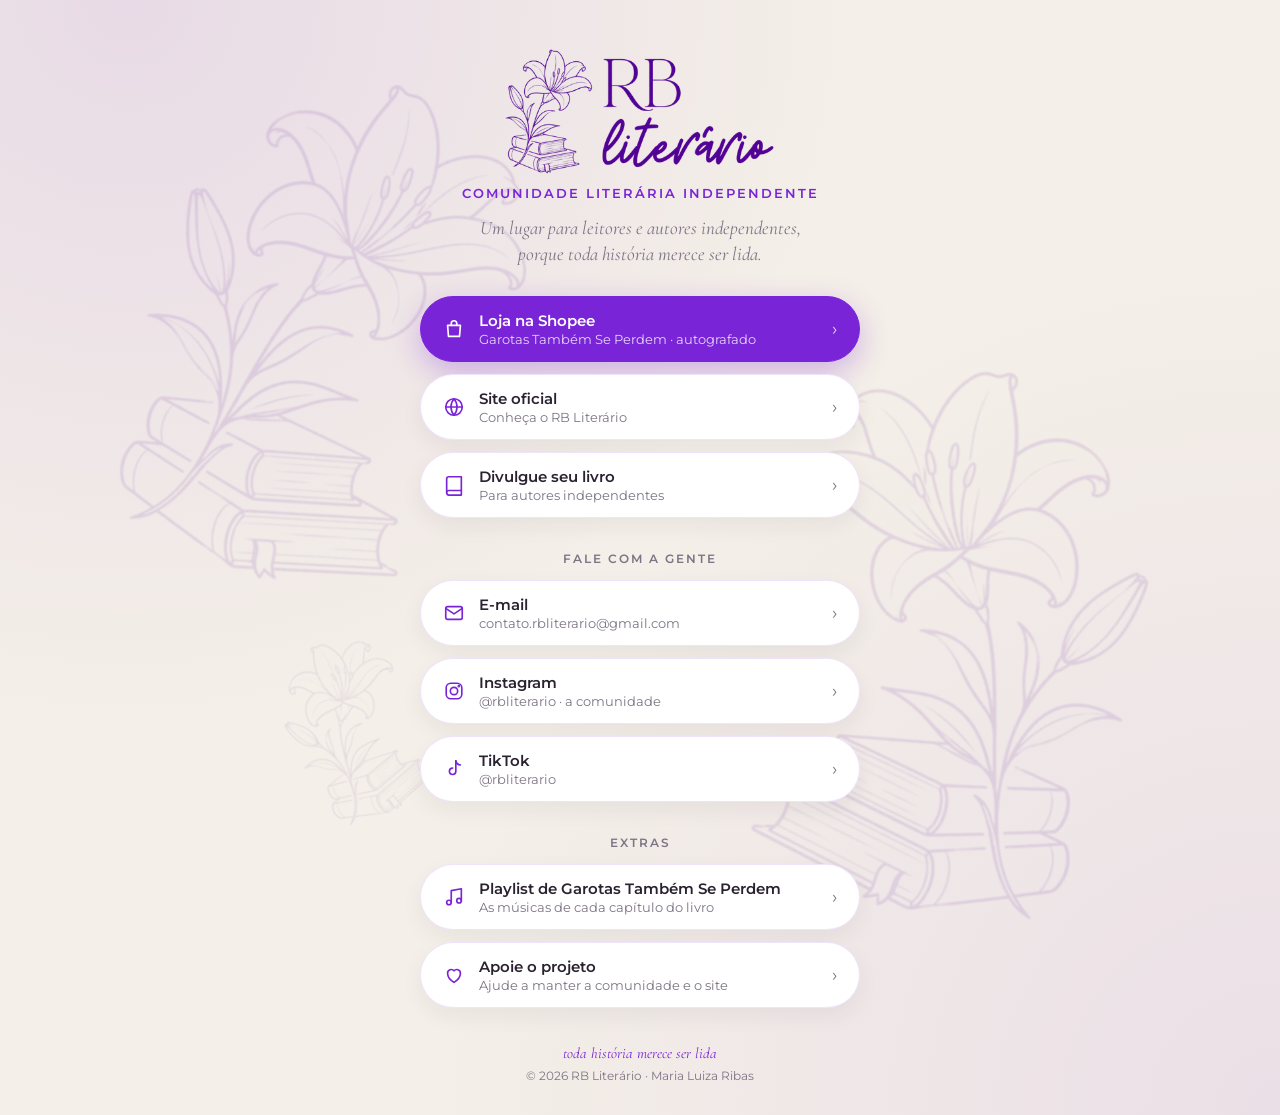
<file: index.html>
<!DOCTYPE html>
<html lang="pt-BR">
<head>
  <meta charset="UTF-8">
  <meta name="viewport" content="width=device-width, initial-scale=1.0">
  <title>RB Literário | Links</title>
  <meta name="description" content="RB Literário — comunidade literária independente. Todos os links em um só lugar.">
  <meta property="og:title" content="RB Literário">
  <meta property="og:description" content="Comunidade literária independente. Livros, leitores e autores independentes.">
  <meta property="og:image" content="https://www.rbliterario.com.br/img/logo.png">
  <link rel="icon" href="https://www.rbliterario.com.br/img/Icon.png">
  <link rel="preconnect" href="https://fonts.googleapis.com">
  <link rel="preconnect" href="https://fonts.gstatic.com" crossorigin>
  <link href="https://fonts.googleapis.com/css2?family=Cormorant+Garamond:ital,wght@0,500;0,600;1,500&family=Montserrat:wght@400;500;600&display=swap" rel="stylesheet">
  <style>
    :root {
      --bg: #f4efe8;
      --card: #ffffff;
      --ink: #2a2230;
      --muted: #7d7485;
      --accent: #7a24d8;
      --accent-ink: #ffffff;
      --line: rgba(122, 36, 216, 0.12);
      --shadow: 0 8px 22px rgba(42, 34, 48, 0.06);
      --lily: url("[data-uri]");
    }
    * { box-sizing: border-box; margin: 0; padding: 0; }
    html, body { overflow-x: hidden; max-width: 100%; }
    @supports (overflow: clip) { html, body { overflow-x: clip; } }
    body {
      min-height: 100vh;
      background:
        radial-gradient(circle at 10% 0%, rgba(122, 36, 216, 0.10) 0, transparent 45%),
        radial-gradient(circle at 100% 100%, rgba(122, 36, 216, 0.08) 0, transparent 50%),
        var(--bg);
      color: var(--ink);
      font-family: "Montserrat", system-ui, sans-serif;
      display: flex;
      justify-content: center;
      padding: 48px 16px 32px;
    }
    main { width: 100%; max-width: 440px; text-align: center; position: relative; z-index: 1; }

    /* lírios de fundo, bem clarinhos */
    .bg { position: fixed; inset: 0; overflow: hidden; pointer-events: none; z-index: 0; }
    .bg::before, .bg::after {
      content: "";
      position: fixed;
      background: var(--lily) no-repeat center / contain;
      opacity: 0.11;
      pointer-events: none;
      z-index: 0;
    }
    .bg::before { width: 300px; height: 300px; top: -55px; left: -105px; transform: rotate(14deg); }
    .bg::after  { width: 340px; height: 340px; bottom: -40px; right: -110px; transform: rotate(16deg) scaleX(-1); }
    .lily-mid {
      position: absolute; width: 200px; height: 200px; top: 38%; right: -60px;
      background: var(--lily) no-repeat center / contain;
      opacity: 0.09; transform: rotate(-30deg); pointer-events: none; z-index: 0;
    }
    @media (min-width: 900px) {
      .bg::before { width: 560px; height: 560px; left: 4%; top: 6%; }
      .bg::after  { width: 600px; height: 600px; right: 3%; bottom: -40px; }
      .lily-mid { left: 20%; right: auto; top: auto; bottom: 8%; }
    }

    .brandlogo { margin: 0 auto 10px; }
    .brandlogo img { display: block; width: 270px; max-width: 78%; height: auto; margin: 0 auto; }
    .avatar {
      width: 132px; height: 132px;
      margin: 0 auto 18px;
      border-radius: 50%;
      background: var(--card);
      border: 3px solid var(--card);
      box-shadow: 0 0 0 1px var(--line), var(--shadow);
      overflow: hidden;
      display: grid; place-items: center;
    }
    .avatar img { width: 100%; height: 100%; object-fit: cover; }
    .avatar .mono {
      font-family: "Cormorant Garamond", serif;
      font-size: 44px; font-weight: 600; color: var(--accent);
    }

    h1 {
      font-family: "Cormorant Garamond", serif;
      font-size: 36px; font-weight: 600;
      letter-spacing: .5px;
    }
    .tag {
      margin-top: 8px;
      font-size: 13px; letter-spacing: 2px; text-transform: uppercase;
      color: var(--accent); font-weight: 600;
    }
    .bio {
      margin: 14px auto 0;
      max-width: 340px;
      font-family: "Cormorant Garamond", serif;
      font-style: italic;
      font-size: 19px; line-height: 1.35;
      color: var(--muted);
    }

    .links { margin-top: 30px; display: flex; flex-direction: column; gap: 12px; }
    .link {
      display: flex; align-items: center; gap: 14px;
      padding: 14px 22px;
      background: var(--card);
      border: 1px solid var(--line);
      border-radius: 40px;
      color: var(--ink); text-decoration: none;
      text-align: left;
      box-shadow: var(--shadow);
      transition: transform .15s ease, border-color .15s ease, box-shadow .15s ease;
    }
    .link:hover, .link:focus-visible {
      transform: translateY(-2px);
      border-color: var(--accent);
      box-shadow: 0 10px 26px rgba(122, 36, 216, 0.18);
      outline: none;
    }
    .link svg { flex: none; width: 22px; height: 22px; stroke: var(--accent); }
    .link .txt { flex: 1; min-width: 0; }
    .link strong { display: block; font-weight: 600; font-size: 15px; }
    .link small { display: block; color: var(--muted); font-size: 12.5px; margin-top: 2px; }
    .link .arrow { flex: none; color: var(--muted); font-size: 18px; }

    .link.featured { background: var(--accent); border-color: var(--accent); color: var(--accent-ink); box-shadow: 0 10px 30px rgba(122, 36, 216, 0.3); }
    .link.featured svg { stroke: var(--accent-ink); }
    .link.featured small, .link.featured .arrow { color: #e6d4fa; }

    .section {
      margin: 22px 0 2px;
      font-size: 11.5px; letter-spacing: 2px; text-transform: uppercase;
      color: var(--muted); font-weight: 600;
    }

    footer { margin-top: 36px; font-size: 12px; color: var(--muted); }
    footer span { font-family: "Cormorant Garamond", serif; font-style: italic; font-size: 15px; display: block; margin-bottom: 6px; color: var(--accent); }
  </style>
</head>
<body>
  <div class="bg" aria-hidden="true"><div class="lily-mid"></div></div>
  <main>
    <h1 class="brandlogo"><img src="[data-uri]" alt="RB Literário"></h1>
    <p class="tag">Comunidade literária independente</p>
    <p class="bio">Um lugar para leitores e autores independentes, porque toda história merece ser lida.</p>

    <nav class="links">
      <a class="link featured" href="https://shopee.com.br/Garotas-Tamb%C3%A9m-Se-Perdem-%28Autografado%29-%E2%80%93-Livro-de-Poesias-Maria-Luiza-Ribas-i.864745262.58218100768" target="_blank" rel="noopener">
        <svg viewBox="0 0 24 24" fill="none" stroke-width="1.8" stroke-linecap="round" stroke-linejoin="round"><path d="M5 8h14l-1 12H6L5 8z"/><path d="M9 8V6a3 3 0 0 1 6 0v2"/></svg>
        <span class="txt"><strong>Loja na Shopee</strong><small>Garotas Também Se Perdem · autografado</small></span>
        <span class="arrow">›</span>
      </a>

      <a class="link" href="site.html">
        <svg viewBox="0 0 24 24" fill="none" stroke-width="1.8" stroke-linecap="round" stroke-linejoin="round"><circle cx="12" cy="12" r="9"/><path d="M3 12h18"/><path d="M12 3a14 14 0 0 1 0 18a14 14 0 0 1 0-18z"/></svg>
        <span class="txt"><strong>Site oficial</strong><small>Conheça o RB Literário</small></span>
        <span class="arrow">›</span>
      </a>

      <a class="link" href="site.html#participe">
        <svg viewBox="0 0 24 24" fill="none" stroke-width="1.8" stroke-linecap="round" stroke-linejoin="round"><path d="M4 5.5A2.5 2.5 0 0 1 6.5 3H20v15H6.5A2.5 2.5 0 0 0 4 20.5z"/><path d="M4 20.5A2.5 2.5 0 0 0 6.5 23H20v-5"/></svg>
        <span class="txt"><strong>Divulgue seu livro</strong><small>Para autores independentes</small></span>
        <span class="arrow">›</span>
      </a>

      <p class="section">Fale com a gente</p>

      <a class="link" href="mailto:contato.rbliterario@gmail.com">
        <svg viewBox="0 0 24 24" fill="none" stroke-width="1.8" stroke-linecap="round" stroke-linejoin="round"><rect x="3" y="5" width="18" height="14" rx="2"/><path d="M3 7l9 6 9-6"/></svg>
        <span class="txt"><strong>E-mail</strong><small>contato.rbliterario@gmail.com</small></span>
        <span class="arrow">›</span>
      </a>

      <a class="link" href="https://www.instagram.com/rbliterario" target="_blank" rel="noopener">
        <svg viewBox="0 0 24 24" fill="none" stroke-width="1.8" stroke-linecap="round" stroke-linejoin="round"><rect x="3.5" y="3.5" width="17" height="17" rx="5"/><circle cx="12" cy="12" r="4"/><circle cx="17.2" cy="6.8" r=".6"/></svg>
        <span class="txt"><strong>Instagram</strong><small>@rbliterario · a comunidade</small></span>
        <span class="arrow">›</span>
      </a>

      <a class="link" href="https://www.tiktok.com/@rbliterario" target="_blank" rel="noopener">
        <svg viewBox="0 0 24 24" fill="none" stroke-width="1.8" stroke-linecap="round" stroke-linejoin="round"><path d="M14 3v11.5a3.5 3.5 0 1 1-3.5-3.5"/><path d="M14 3c.5 2.6 2.4 4.4 5 4.6"/></svg>
        <span class="txt"><strong>TikTok</strong><small>@rbliterario</small></span>
        <span class="arrow">›</span>
      </a>

      <p class="section">Extras</p>

      <a class="link" href="https://open.spotify.com/playlist/5yF9Hea7boRkSgJHb0w9vC" target="_blank" rel="noopener">
        <svg viewBox="0 0 24 24" fill="none" stroke-width="1.8" stroke-linecap="round" stroke-linejoin="round"><path d="M9 18V5l11-2v13"/><circle cx="6.5" cy="18" r="2.5"/><circle cx="17.5" cy="16" r="2.5"/></svg>
        <span class="txt"><strong>Playlist de Garotas Também Se Perdem</strong><small>As músicas de cada capítulo do livro</small></span>
        <span class="arrow">›</span>
      </a>

      <a class="link" href="apoie.html">
        <svg viewBox="0 0 24 24" fill="none" stroke-width="1.8" stroke-linecap="round" stroke-linejoin="round"><path d="M12 20s-7-4.4-7-10a4 4 0 0 1 7-2.6A4 4 0 0 1 19 10c0 5.6-7 10-7 10z"/></svg>
        <span class="txt"><strong>Apoie o projeto</strong><small>Ajude a manter a comunidade e o site</small></span>
        <span class="arrow">›</span>
      </a>
    </nav>

    <footer>
      <span>toda história merece ser lida</span>
      © 2026 RB Literário · Maria Luiza Ribas
    </footer>
  </main>
</body>
</html>
</file>
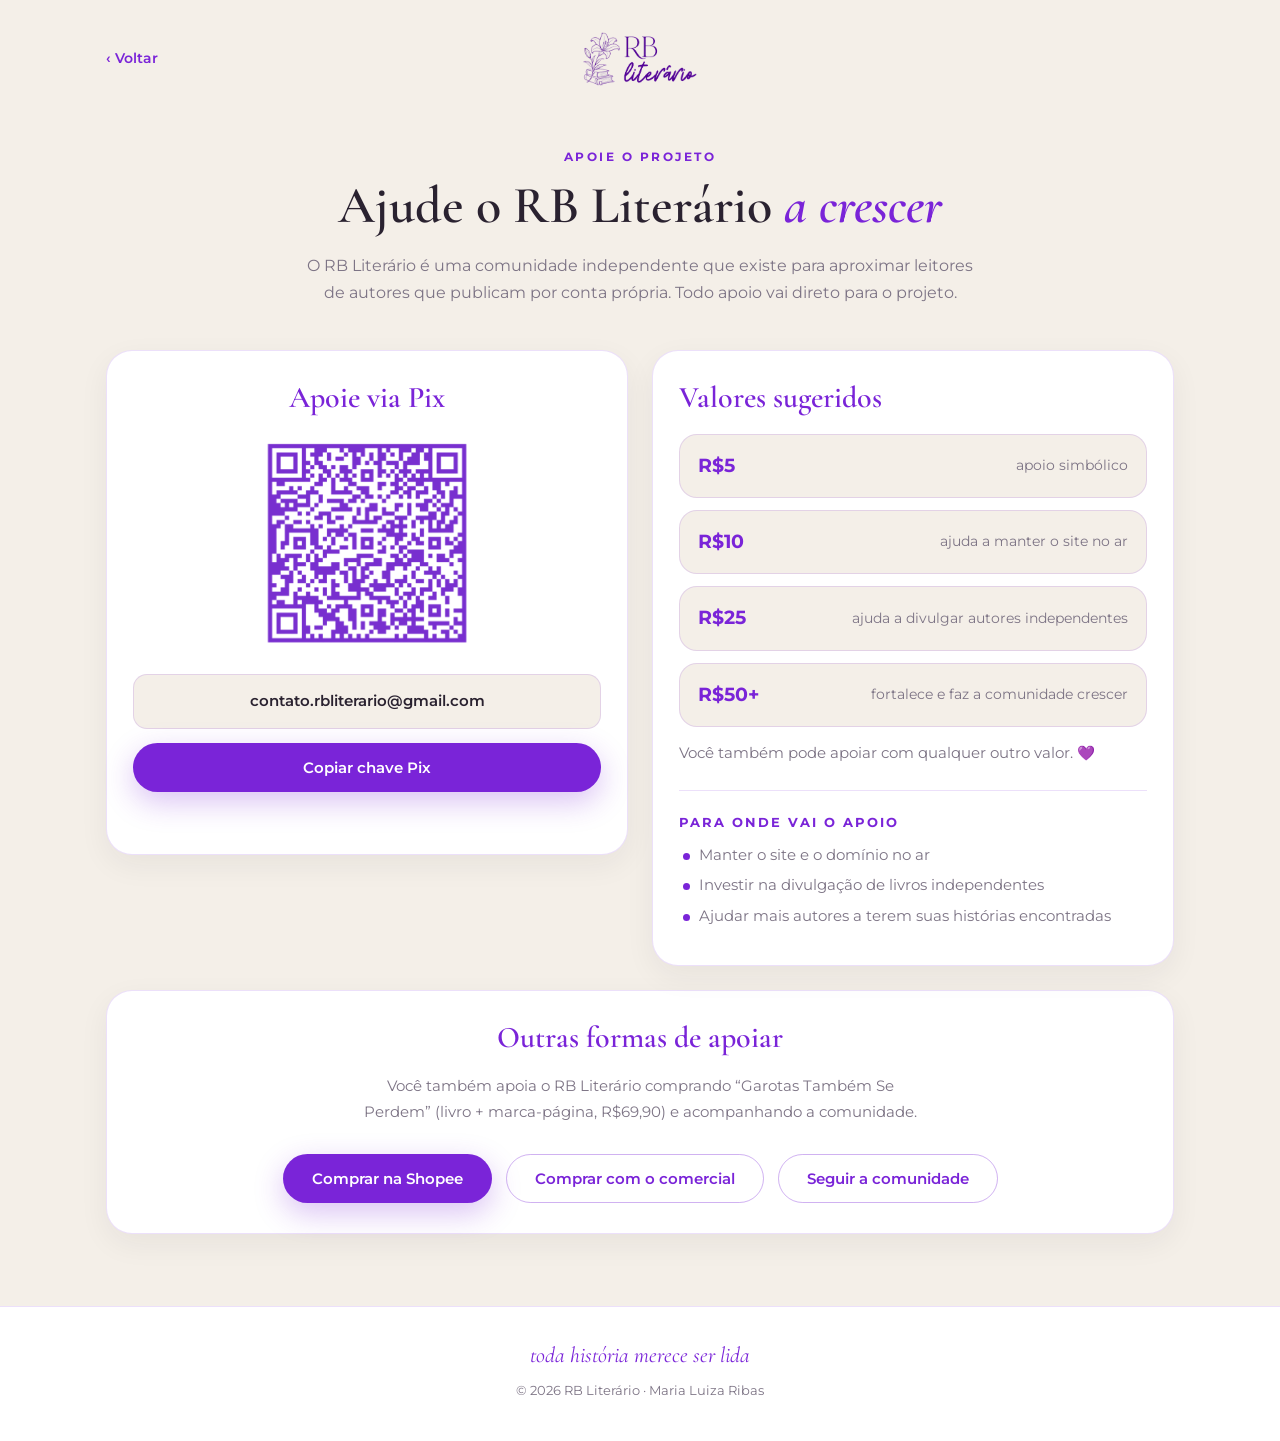
<file: apoie.html>
<!DOCTYPE html>
<html lang="pt-BR">
<head>
  <meta charset="UTF-8">
  <meta name="viewport" content="width=device-width, initial-scale=1.0">
  <title>Apoie o RB Literário</title>
  <meta name="description" content="Apoie o RB Literário via Pix e ajude a manter o site e a divulgação de autores independentes.">
  <meta property="og:title" content="RB Literário">
  <meta property="og:description" content="Comunidade que divulga livros de autores independentes. Envie seu livro ou frases para divulgação.">
  <meta property="og:image" content="https://www.rbliterario.com.br/img/logo.png">
  <link rel="icon" href="https://www.rbliterario.com.br/img/Icon.png">
  <link rel="preconnect" href="https://fonts.googleapis.com">
  <link rel="preconnect" href="https://fonts.gstatic.com" crossorigin>
  <link href="https://fonts.googleapis.com/css2?family=Cormorant+Garamond:ital,wght@0,500;0,600;0,700;1,500;1,600&family=Montserrat:wght@400;500;600;700&display=swap" rel="stylesheet">
  <style>
    :root {
      --bg: #f4efe8;
      --bg-soft: #efe8f8;
      --card: #ffffff;
      --ink: #2a2230;
      --muted: #7d7485;
      --accent: #7a24d8;
      --accent-dark: #5e16ad;
      --accent-ink: #ffffff;
      --line: rgba(122, 36, 216, 0.14);
      --shadow: 0 10px 30px rgba(42, 34, 48, 0.06);
      --lily: url("[data-uri]");
    }
    * { box-sizing: border-box; margin: 0; padding: 0; }
    html { scroll-behavior: smooth; scroll-padding-top: 80px; }
    body {
      background: var(--bg);
      color: var(--ink);
      font-family: "Montserrat", system-ui, sans-serif;
      line-height: 1.7;
      overflow-x: hidden;
    }
    img { max-width: 100%; display: block; }
    a { color: inherit; }

    .serif { font-family: "Cormorant Garamond", serif; }
    .container { width: 100%; max-width: 1100px; margin: 0 auto; padding: 0 16px; }

    /* ---------- topo ---------- */
    header {
      position: fixed; inset: 0 0 auto 0; z-index: 50;
      background: rgba(244, 239, 232, 0.82);
      backdrop-filter: blur(14px);
      -webkit-backdrop-filter: blur(14px);
      border-bottom: 1px solid var(--line);
    }
    .nav { display: flex; align-items: center; justify-content: space-between; height: 72px; }
    .brand { display: flex; align-items: center; gap: 10px; text-decoration: none; }
    .brand img { height: 46px; width: auto; }
    .brand span { font-family: "Cormorant Garamond", serif; font-size: 22px; font-weight: 700; color: var(--accent); }
    .menu { display: flex; gap: 26px; align-items: center; }
    .menu a { text-decoration: none; font-size: 14px; font-weight: 500; }
    .menu a:hover { color: var(--accent); }
    .menu .pill {
      background: var(--accent); color: var(--accent-ink);
      padding: 9px 18px; border-radius: 40px; font-weight: 600;
    }
    .menu .pill:hover { color: var(--accent-ink); background: var(--accent-dark); }
    .toggle { display: none; background: none; border: 0; cursor: pointer; padding: 8px; }
    .toggle span { display: block; width: 26px; height: 2.5px; background: var(--accent); border-radius: 4px; margin: 5px 0; transition: .3s; }

    /* ---------- base de seção ---------- */
    section { position: relative; padding: 96px 0; }
    .eyebrow {
      display: inline-block;
      font-size: 12px; font-weight: 700; letter-spacing: 2.5px; text-transform: uppercase;
      color: var(--accent);
      margin-bottom: 12px;
    }
    h2.title {
      font-family: "Cormorant Garamond", serif;
      font-size: clamp(34px, 5vw, 52px);
      line-height: 1.05; font-weight: 600;
      margin-bottom: 18px;
    }
    h2.title em { color: var(--accent); }
    .lead { color: var(--muted); font-size: 16px; max-width: 680px; }
    .center { text-align: center; }
    .center .lead { margin: 0 auto; }

    .btn {
      display: inline-flex; align-items: center; justify-content: center; gap: 8px;
      padding: 14px 28px; border-radius: 40px;
      font: 600 15px "Montserrat", sans-serif;
      text-decoration: none; cursor: pointer; border: 1px solid transparent;
      transition: transform .15s ease, background .15s ease;
    }
    .btn:hover { transform: translateY(-2px); }
    .btn-primary { background: var(--accent); color: var(--accent-ink); box-shadow: 0 10px 30px rgba(122, 36, 216, 0.28); }
    .btn-primary:hover { background: var(--accent-dark); }
    .btn-ghost { background: transparent; color: var(--accent); border-color: rgba(122, 36, 216, 0.35); }
    .btn-row { display: flex; gap: 14px; flex-wrap: wrap; margin-top: 30px; }
    .center .btn-row { justify-content: center; }

    .lily-bg {
      position: absolute; pointer-events: none; z-index: 0;
      background: var(--lily) no-repeat center / contain;
      opacity: 0.10;
    }
    section > .container { position: relative; z-index: 1; }

    /* ---------- hero ---------- */
    .hero { min-height: 100vh; display: flex; align-items: center; padding-top: 120px; overflow: hidden; }
    .hero .lily-bg.a { width: 520px; height: 520px; left: -170px; top: 40px; transform: rotate(14deg); }
    .hero .lily-bg.b { width: 560px; height: 560px; right: -200px; bottom: -120px; transform: rotate(-12deg) scaleX(-1); }
    .hero-logo { width: 170px; margin: 0 auto 24px; }
    .hero h1 {
      font-family: "Cormorant Garamond", serif;
      font-size: clamp(48px, 9vw, 96px);
      line-height: .95; font-weight: 600;
      max-width: 900px; margin: 0 auto 22px;
    }
    .hero h1 em { color: var(--accent); }
    .hero .lead { font-size: 17px; }
    .badge {
      display: inline-flex; align-items: center; gap: 8px;
      background: var(--card); border: 1px solid var(--line);
      padding: 7px 16px; border-radius: 40px;
      font-size: 13px; font-weight: 600; color: var(--accent);
      margin-bottom: 22px;
    }
    .badge i { width: 8px; height: 8px; border-radius: 50%; background: var(--accent); animation: pulse 1.8s infinite; }
    @keyframes pulse { 0%,100% { opacity: 1; } 50% { opacity: .25; } }

    /* ---------- história (linha do tempo) ---------- */
    .story { background: var(--card); }
    .timeline { margin-top: 48px; display: grid; grid-template-columns: repeat(3, 1fr); gap: 24px; }
    .step {
      background: var(--bg); border: 1px solid var(--line);
      border-radius: 26px; padding: 28px 24px;
    }
    .step.now { background: var(--accent); color: var(--accent-ink); border-color: var(--accent); }
    .step.now p { color: #eadcfb; }
    .step.now .when { color: #fff; }
    .when { font-size: 12px; font-weight: 700; letter-spacing: 2px; text-transform: uppercase; color: var(--accent); }
    .step h3 { font-family: "Cormorant Garamond", serif; font-size: 26px; font-weight: 600; margin: 8px 0 10px; line-height: 1.15; }
    .step p { color: var(--muted); font-size: 14.5px; }

    .transition-note {
      margin-top: 32px;
      display: flex; gap: 18px; align-items: flex-start;
      background: var(--bg-soft); border: 1px dashed rgba(122, 36, 216, 0.35);
      border-radius: 22px; padding: 22px 24px;
    }
    .transition-note svg { flex: none; width: 26px; height: 26px; stroke: var(--accent); margin-top: 3px; }
    .transition-note p { font-size: 14.5px; color: var(--ink); }

    /* ---------- o que é ---------- */
    .cards { margin-top: 44px; display: grid; grid-template-columns: repeat(3, 1fr); gap: 22px; }
    .card {
      background: var(--card); border: 1px solid var(--line);
      border-radius: 26px; padding: 30px 26px; box-shadow: var(--shadow);
    }
    .card .ic {
      width: 50px; height: 50px; border-radius: 16px;
      background: var(--bg-soft); display: grid; place-items: center; margin-bottom: 16px;
    }
    .card .ic svg { width: 24px; height: 24px; stroke: var(--accent); }
    .card h3 { font-family: "Cormorant Garamond", serif; font-size: 26px; font-weight: 600; line-height: 1.15; margin-bottom: 8px; }
    .card p { color: var(--muted); font-size: 14.5px; }

    /* ---------- como funciona ---------- */
    .how { background: var(--card); }
    .steps { margin-top: 44px; display: grid; grid-template-columns: repeat(4, 1fr); gap: 20px; counter-reset: s; }
    .how-step { text-align: center; padding: 0 6px; }
    .how-step::before {
      counter-increment: s; content: counter(s);
      display: grid; place-items: center;
      width: 54px; height: 54px; margin: 0 auto 14px;
      border-radius: 50%; background: var(--accent); color: #fff;
      font-family: "Cormorant Garamond", serif; font-size: 26px; font-weight: 700;
    }
    .how-step h3 { font-size: 16px; font-weight: 600; margin-bottom: 6px; }
    .how-step p { font-size: 14px; color: var(--muted); }

    /* ---------- formulários ---------- */
    .forms-wrap {
      margin: 40px auto 0; max-width: 760px;
      background: var(--card); border: 1px solid var(--line);
      border-radius: 30px; box-shadow: var(--shadow);
      overflow: hidden;
    }
    .tabs { display: grid; grid-template-columns: 1fr 1fr; background: var(--bg-soft); }
    .tab {
      border: 0; background: none; cursor: pointer;
      padding: 18px 12px;
      font: 600 15px "Montserrat", sans-serif; color: var(--muted);
      border-bottom: 3px solid transparent;
    }
    .tab[aria-selected="true"] { color: var(--accent); background: var(--card); border-bottom-color: var(--accent); }
    form { padding: 30px 30px 34px; }
    form[hidden] { display: none; }
    .form-intro { color: var(--muted); font-size: 14.5px; margin-bottom: 22px; }
    .grid { display: grid; grid-template-columns: 1fr 1fr; gap: 16px; }
    .field { display: flex; flex-direction: column; gap: 6px; }
    .field.full { grid-column: 1 / -1; }
    label { font-size: 13.5px; font-weight: 600; }
    label .opt { font-weight: 400; color: var(--muted); }
    input[type=text], input[type=email], input[type=url], select, textarea {
      width: 100%;
      font: 400 15px "Montserrat", sans-serif; color: var(--ink);
      background: var(--bg); border: 1px solid var(--line);
      border-radius: 14px; padding: 12px 14px;
      transition: border-color .15s ease, box-shadow .15s ease;
    }
    textarea { resize: vertical; min-height: 110px; }
    input:focus, select:focus, textarea:focus {
      outline: none; border-color: var(--accent);
      box-shadow: 0 0 0 3px rgba(122, 36, 216, 0.12);
    }
    .checks { display: flex; flex-wrap: wrap; gap: 10px; }
    .chip { position: relative; }
    .chip input { position: absolute; opacity: 0; }
    .chip span {
      display: inline-block; cursor: pointer;
      padding: 8px 15px; border-radius: 40px;
      border: 1px solid var(--line); background: var(--bg);
      font-size: 13.5px; font-weight: 500;
    }
    .chip input:checked + span { background: var(--accent); color: #fff; border-color: var(--accent); }
    .chip input:focus-visible + span { box-shadow: 0 0 0 3px rgba(122, 36, 216, 0.25); }
    .consent { display: flex; gap: 10px; align-items: flex-start; font-size: 13.5px; font-weight: 400; color: var(--muted); }
    .consent input { margin-top: 4px; accent-color: var(--accent); width: 16px; height: 16px; flex: none; }
    .honey { display: none !important; }
    .submit { width: 100%; margin-top: 8px; }
    .status { margin-top: 14px; font-size: 14px; font-weight: 600; text-align: center; min-height: 22px; }
    .status.ok { color: #2f8a4a; }
    .status.err { color: #b42345; }

    /* ---------- livro ---------- */
    .book { overflow: hidden; }
    .book-grid { display: grid; grid-template-columns: 0.9fr 1.1fr; gap: 50px; align-items: center; }
    .book-img { width: 100%; max-width: 360px; margin: 0 auto; filter: drop-shadow(0 25px 35px rgba(42, 34, 48, 0.18)); }
    .book h3 { font-family: "Cormorant Garamond", serif; font-size: clamp(32px, 4vw, 44px); font-weight: 600; line-height: 1.05; margin-bottom: 14px; }
    .book p { color: var(--muted); margin-bottom: 12px; font-size: 15px; }
    .tagline { font-family: "Cormorant Garamond", serif; font-style: italic; font-size: 22px; color: var(--accent) !important; }
    .meta { display: flex; gap: 10px; flex-wrap: wrap; margin: 16px 0 6px; }
    .meta span { background: var(--card); border: 1px solid var(--line); border-radius: 40px; padding: 6px 14px; font-size: 13px; font-weight: 600; }

    /* ---------- apoie ---------- */
    .support { padding: 0 0 96px; }
    .support-box {
      max-width: 760px; margin: 0 auto;
      background: var(--card); border: 1px solid var(--line);
      border-radius: 28px; padding: 44px 28px; text-align: center;
      box-shadow: var(--shadow);
    }
    .support-box h2 { font-family: "Cormorant Garamond", serif; font-size: clamp(30px, 4vw, 40px); font-weight: 600; line-height: 1.1; margin-bottom: 12px; }
    .support-box h2 em { color: var(--accent); }
    .support-box .btn-row { justify-content: center; margin-top: 24px; }
    .support-box p { color: var(--muted); max-width: 520px; margin: 0 auto; font-size: 15px; }

    /* ---------- rodapé ---------- */
    footer { background: var(--card); border-top: 1px solid var(--line); padding: 56px 0 30px; }
    .foot { display: grid; grid-template-columns: 1.3fr 1fr 1fr; gap: 30px; }
    .foot h4 { font-size: 13px; letter-spacing: 2px; text-transform: uppercase; color: var(--accent); margin-bottom: 12px; }
    .foot a { display: block; text-decoration: none; color: var(--muted); font-size: 14.5px; margin-bottom: 8px; }
    .foot a:hover { color: var(--accent); }
    .foot .sig { font-family: "Cormorant Garamond", serif; font-style: italic; font-size: 24px; color: var(--accent); line-height: 1.2; margin: 12px 0 6px; }
    .foot p { color: var(--muted); font-size: 14px; }
    .copy { margin-top: 40px; padding-top: 22px; border-top: 1px solid var(--line); text-align: center; color: var(--muted); font-size: 13px; }

    /* ---------- animação de entrada ---------- */
    .reveal { opacity: 0; transform: translateY(30px); transition: opacity .8s ease, transform .8s ease; }
    .reveal.on { opacity: 1; transform: none; }
    @media (prefers-reduced-motion: reduce) { .reveal { opacity: 1; transform: none; transition: none; } html { scroll-behavior: auto; } }

    /* ---------- celular ---------- */
    @media (max-width: 860px) {
      section { padding: 72px 0; }
      .toggle { display: block; }
      .menu {
        position: absolute; top: 72px; left: 0; right: 0;
        flex-direction: column; gap: 18px; padding: 26px 16px 30px;
        background: rgba(244, 239, 232, 0.98);
        border-bottom: 1px solid var(--line);
        opacity: 0; visibility: hidden; transform: translateY(-10px); transition: .25s;
      }
      .menu.open { opacity: 1; visibility: visible; transform: none; }
      .timeline, .cards { grid-template-columns: 1fr; }
      .steps { grid-template-columns: 1fr 1fr; row-gap: 30px; }
      .book-grid { grid-template-columns: 1fr; gap: 30px; text-align: center; }
      .book .meta, .book .btn-row { justify-content: center; }
      .book-img { max-width: 240px; }
      .foot { grid-template-columns: 1fr; text-align: center; }
      .hero .lily-bg.a { width: 340px; height: 340px; left: -150px; top: 70px; }
      .hero .lily-bg.b { width: 360px; height: 360px; right: -170px; bottom: -60px; }
    }
    @media (max-width: 560px) {
      .grid { grid-template-columns: 1fr; }
      form { padding: 24px 18px 28px; }
      .tab { font-size: 13.5px; padding: 16px 8px; }
      .steps { grid-template-columns: 1fr; }
      .support-box { padding: 44px 20px; }
      .transition-note { flex-direction: column; gap: 10px; }
      .hero-logo { width: 130px; }
    }
  
    /* ---------- página de apoio ---------- */
    .page { padding: 32px 0 72px; }
    .topbar { display: flex; align-items: center; justify-content: space-between; margin-bottom: 56px; }
    .back, .back-spacer { width: 90px; }
    .back { text-decoration: none; color: var(--accent); font-weight: 600; font-size: 14px; }
    .mini-logo { height: 54px; width: auto; }
    footer.simple { padding: 30px 16px 40px; text-align: center; border-top: 1px solid var(--line); background: var(--card); }
    footer.simple .sig { font-family: "Cormorant Garamond", serif; font-style: italic; font-size: 22px; color: var(--accent); margin-bottom: 4px; }
    footer.simple p { color: var(--muted); font-size: 13px; }
    .support-grid { margin-top: 44px; display: grid; grid-template-columns: 1fr 1fr; gap: 24px; align-items: start; }
    .card h3.ct { font-family: "Cormorant Garamond", serif; font-size: 30px; font-weight: 600; color: var(--accent); margin-bottom: 18px; }
    .pix { text-align: center; }
    .qr { width: 220px; border-radius: 18px; margin: 0 auto 20px; }
    .pix-key {
      background: var(--bg); border: 1px solid var(--line); border-radius: 14px;
      padding: 14px; font-weight: 600; font-size: 14.5px; word-break: break-word; margin-bottom: 14px;
    }
    .pix .btn { width: 100%; }
    .feedback { display: block; min-height: 22px; margin-top: 10px; color: var(--accent); font-weight: 600; font-size: 14px; }
    .valor {
      display: flex; justify-content: space-between; align-items: center; gap: 14px;
      background: var(--bg); border: 1px solid var(--line);
      border-radius: 18px; padding: 15px 18px; margin-bottom: 12px;
    }
    .valor strong { color: var(--accent); font-size: 19px; flex: none; }
    .valor span { color: var(--muted); font-size: 14px; text-align: right; }
    .note { margin-top: 14px; color: var(--muted); font-size: 14px; }
    .goes { margin-top: 24px; padding-top: 20px; border-top: 1px solid var(--line); }
    .goes h4 { font-size: 13px; letter-spacing: 2px; text-transform: uppercase; color: var(--accent); margin-bottom: 10px; }
    .goes li { list-style: none; color: var(--muted); font-size: 14.5px; padding-left: 20px; position: relative; margin-bottom: 6px; }
    .goes li::before { content: ""; position: absolute; left: 4px; top: 10px; width: 7px; height: 7px; border-radius: 50%; background: var(--accent); }
    .others { margin-top: 24px; text-align: center; }
    .others p { color: var(--muted); font-size: 15px; max-width: 560px; margin: 0 auto; }
    .others .btn-row { justify-content: center; }
    @media (max-width: 860px) {
      .page { padding: 24px 0 56px; }
      .topbar { margin-bottom: 40px; }
      .support-grid { grid-template-columns: 1fr; }
    }
  </style>
</head>
<body>
  <main>
    <section class="page">
      <div class="container">
        <div class="topbar">
          <a class="back" href="index.html">‹ Voltar</a>
          <img class="mini-logo" src="[data-uri]" alt="RB Literário">
          <span class="back-spacer"></span>
        </div>
        <div class="center">
          <span class="eyebrow">Apoie o projeto</span>
          <h2 class="title">Ajude o RB Literário <em>a crescer</em></h2>
          <p class="lead">O RB Literário é uma comunidade independente que existe para aproximar leitores de autores que publicam por conta própria. Todo apoio vai direto para o projeto.</p>
        </div>

        <div class="support-grid">
          <article class="card pix">
            <h3 class="ct">Apoie via Pix</h3>
            <img class="qr" src="[data-uri]" alt="QR Code Pix do RB Literário">
            <div class="pix-key" id="pixKey">contato.rbliterario@gmail.com</div>
            <button class="btn btn-primary" id="copyPix" type="button">Copiar chave Pix</button>
            <span class="feedback" id="pixFeedback" aria-live="polite"></span>
          </article>

          <article class="card">
            <h3 class="ct">Valores sugeridos</h3>
            <div class="valor"><strong>R$5</strong><span>apoio simbólico</span></div>
            <div class="valor"><strong>R$10</strong><span>ajuda a manter o site no ar</span></div>
            <div class="valor"><strong>R$25</strong><span>ajuda a divulgar autores independentes</span></div>
            <div class="valor"><strong>R$50+</strong><span>fortalece e faz a comunidade crescer</span></div>
            <p class="note">Você também pode apoiar com qualquer outro valor. 💜</p>
            <div class="goes">
              <h4>Para onde vai o apoio</h4>
              <ul>
                <li>Manter o site e o domínio no ar</li>
                <li>Investir na divulgação de livros independentes</li>
                <li>Ajudar mais autores a terem suas histórias encontradas</li>
              </ul>
            </div>
          </article>
        </div>

        <article class="card others">
          <h3 class="ct">Outras formas de apoiar</h3>
          <p>Você também apoia o RB Literário comprando “Garotas Também Se Perdem” (livro + marca-página, R$69,90) e acompanhando a comunidade.</p>
          <div class="btn-row">
            <a class="btn btn-primary" href="https://shopee.com.br/Garotas-Tamb%C3%A9m-Se-Perdem-%28Autografado%29-%E2%80%93-Livro-de-Poesias-Maria-Luiza-Ribas-i.864745262.58218100768" target="_blank" rel="noopener">Comprar na Shopee</a>
            <a class="btn btn-ghost" href="mailto:contato.rbliterario@gmail.com">Comprar com o comercial</a>
            <a class="btn btn-ghost" href="https://www.instagram.com/rbliterario" target="_blank" rel="noopener">Seguir a comunidade</a>
          </div>
        </article>
      </div>
    </section>
  </main>

  <footer class="simple">
    <p class="sig">toda história merece ser lida</p>
    <p>© 2026 RB Literário · Maria Luiza Ribas</p>
  </footer>
  <script>
    document.getElementById('copyPix').addEventListener('click', async () => {
      const key = document.getElementById('pixKey').innerText.trim();
      const fb = document.getElementById('pixFeedback');
      try {
        await navigator.clipboard.writeText(key);
      } catch (e) {
        const t = document.createElement('textarea');
        t.value = key; document.body.appendChild(t); t.select();
        try { document.execCommand('copy'); } catch (_) {}
        t.remove();
      }
      fb.innerText = 'Chave Pix copiada!';
      setTimeout(() => { fb.innerText = ''; }, 3000);
    });
  </script>
</body>
</html>
</file>
